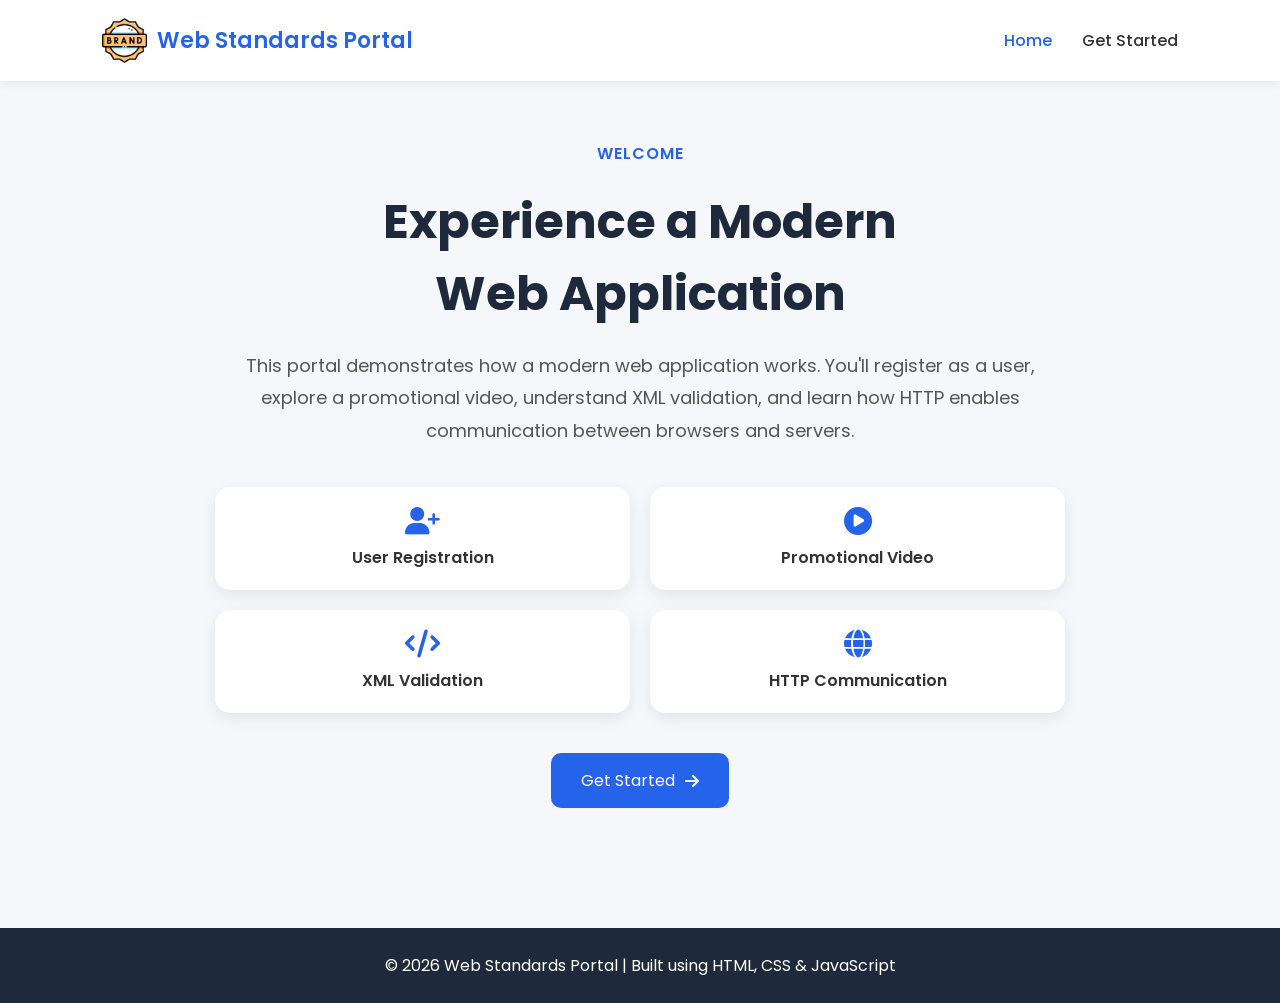
<file: index.html>
<!DOCTYPE html>
<html lang="en">

<head>
    <meta charset="UTF-8">
    <meta name="viewport" content="width=device-width, initial-scale=1.0">
    <title>Web Standards Portal</title>

    <link rel="stylesheet" href="style.css">
    <link rel="stylesheet"
        href="https://cdnjs.cloudflare.com/ajax/libs/font-awesome/6.6.0/css/all.min.css">
</head>

<body>

    <!-- Navigation -->
    <nav class="navbar">
        <div class="logo">
            <img src="logo.png" alt="Logo">
            <span>Web Standards Portal</span>
        </div>

        <ul class="nav-links">
            <li><a href="index.html" class="active">Home</a></li>
            <li><a href="register.html">Get Started</a></li>
        </ul>
    </nav>

    <!-- Hero Section -->
    <section class="hero">

        <div class="hero-content">

            <p class="step">WELCOME</p>

            <h1>Experience a Modern<br>Web Application</h1>

            <p class="description">
                This portal demonstrates how a modern web application works.
                You'll register as a user, explore a promotional video,
                understand XML validation, and learn how HTTP enables
                communication between browsers and servers.
            </p>

            <div class="features">

                <div class="feature">
                    <i class="fa-solid fa-user-plus"></i>
                    <span>User Registration</span>
                </div>

                <div class="feature">
                    <i class="fa-solid fa-circle-play"></i>
                    <span>Promotional Video</span>
                </div>

                <div class="feature">
                    <i class="fa-solid fa-code"></i>
                    <span>XML Validation</span>
                </div>

                <div class="feature">
                    <i class="fa-solid fa-globe"></i>
                    <span>HTTP Communication</span>
                </div>

            </div>

            <a href="register.html" class="start-btn">
                Get Started
                <i class="fa-solid fa-arrow-right"></i>
            </a>

        </div>

    </section>

    <!-- Footer -->
    <footer>
        <p>© 2026 Web Standards Portal | Built using HTML, CSS & JavaScript</p>
    </footer>
    <script src="script.js"></script>

</body>

</html>
</file>
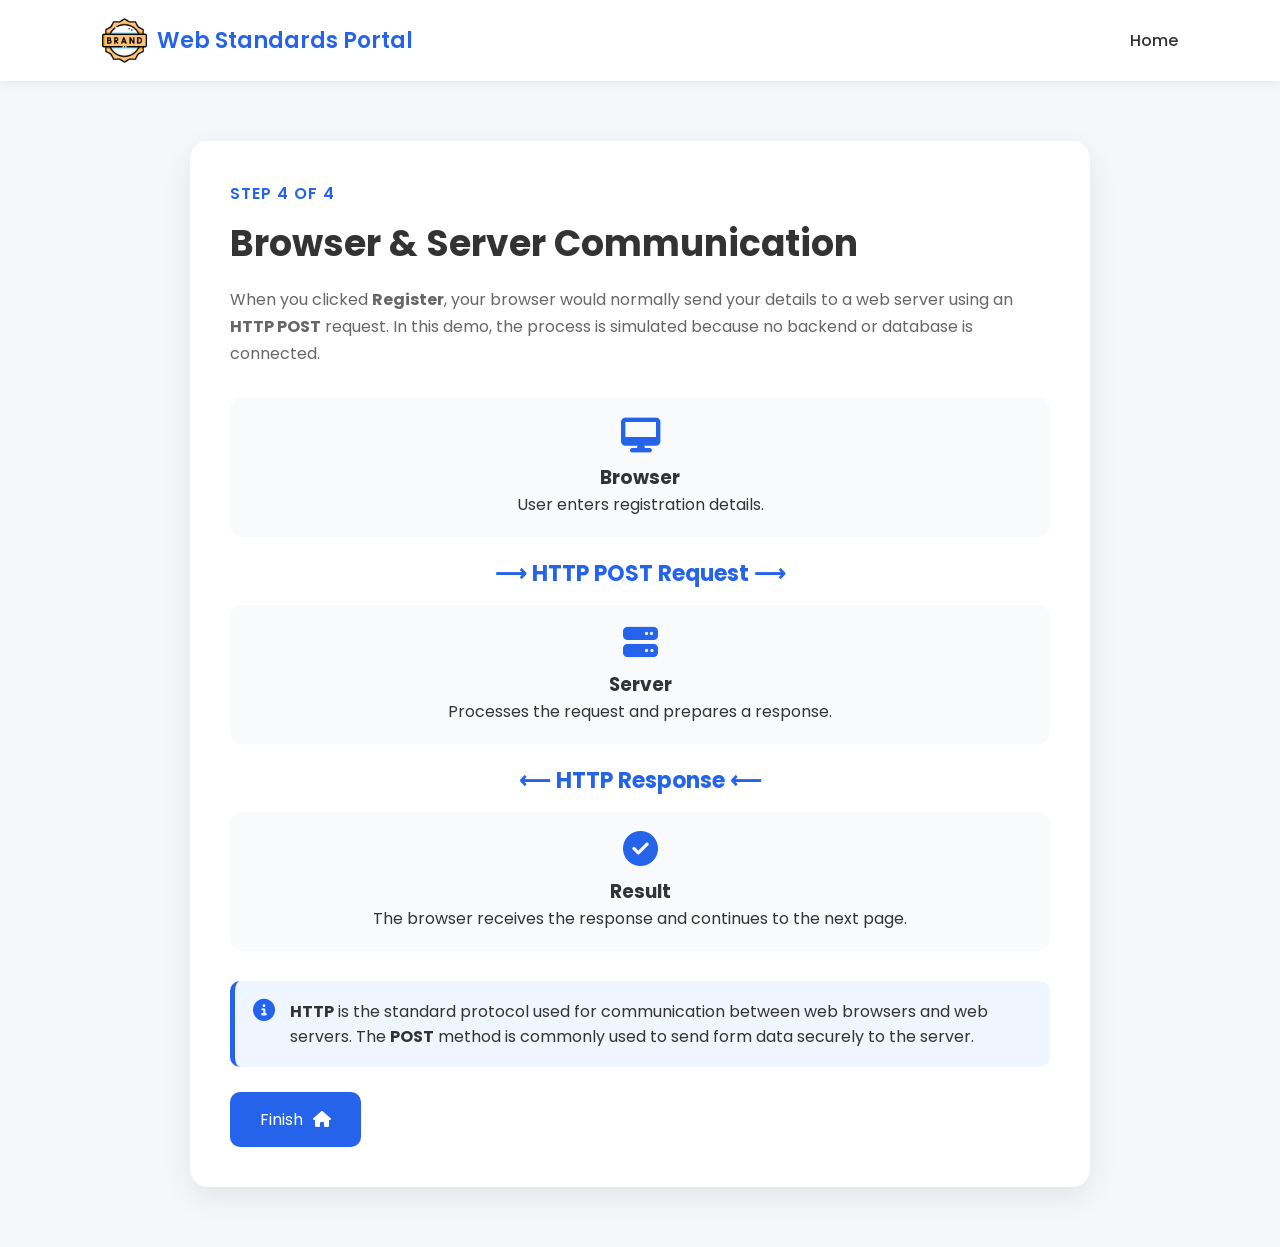
<file: protocol.html>
<!DOCTYPE html>
<html lang="en">

<head>
    <meta charset="UTF-8">
    <meta name="viewport" content="width=device-width, initial-scale=1.0">
    <title>HTTP Communication | Web Standards Portal</title>

    <link rel="stylesheet" href="style.css">
    <link rel="stylesheet"
        href="https://cdnjs.cloudflare.com/ajax/libs/font-awesome/6.6.0/css/all.min.css">
</head>

<body>

    <!-- Navigation -->
    <nav class="navbar">
        <div class="logo">
            <img src="logo.png" alt="Logo">
            <span>Web Standards Portal</span>
        </div>

        <ul class="nav-links">
            <li><a href="index.html">Home</a></li>
        </ul>
    </nav>

    <!-- HTTP Section -->
    <section class="protocol-section">

        <div class="protocol-card">

            <p class="step">STEP 4 OF 4</p>

            <h1>Browser & Server Communication</h1>

            <p class="subtitle">
                When you clicked <strong>Register</strong>, your browser would normally
                send your details to a web server using an
                <strong>HTTP POST</strong> request.
                In this demo, the process is simulated because no backend or database
                is connected.
            </p>

            <div class="flow-box">

                <div class="flow-item">
                    <i class="fa-solid fa-desktop"></i>
                    <h3>Browser</h3>
                    <p>User enters registration details.</p>
                </div>

                <div class="arrow">
                    ⟶ <strong>HTTP POST Request</strong> ⟶
                </div>

                <div class="flow-item">
                    <i class="fa-solid fa-server"></i>
                    <h3>Server</h3>
                    <p>Processes the request and prepares a response.</p>
                </div>

                <div class="arrow">
                    ⟵ <strong>HTTP Response</strong> ⟵
                </div>

                <div class="flow-item">
                    <i class="fa-solid fa-circle-check"></i>
                    <h3>Result</h3>
                    <p>The browser receives the response and continues to the next page.</p>
                </div>

            </div>

            <div class="info-box">
                <i class="fa-solid fa-circle-info"></i>

                <p>
                    <strong>HTTP</strong> is the standard protocol used for communication
                    between web browsers and web servers. The
                    <strong>POST</strong> method is commonly used to send form data securely
                    to the server.
                </p>

            </div>

            <a href="index.html" class="start-btn">
                Finish
                <i class="fa-solid fa-house"></i>
            </a>

        </div>

    </section>
<script src="script.js"></script>
</body>

</html>
</file>
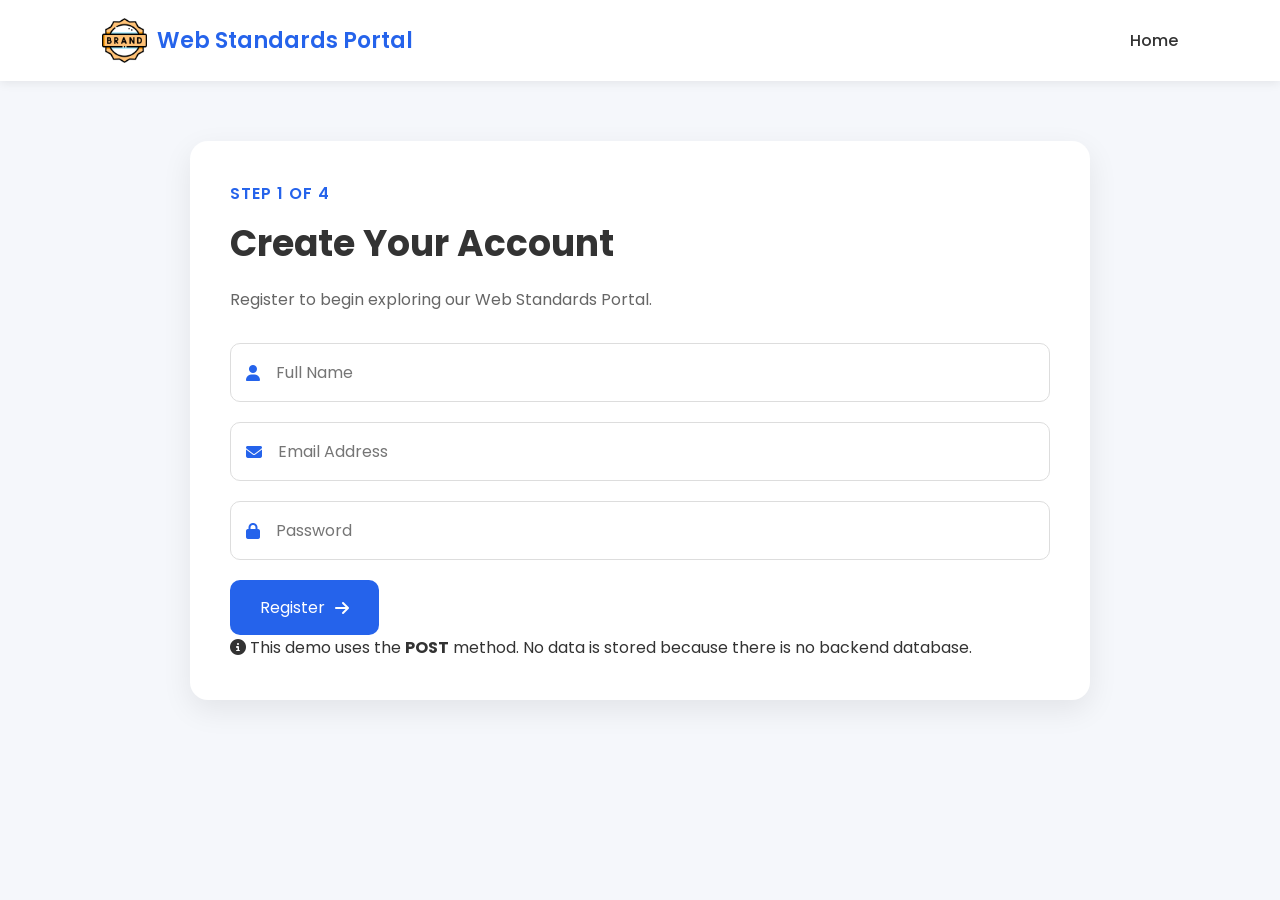
<file: register.html>
<!DOCTYPE html>
<html lang="en">

<head>
    <meta charset="UTF-8">
    <meta name="viewport" content="width=device-width, initial-scale=1.0">
    <title>Create Account | Web Standards Portal</title>

    <link rel="stylesheet" href="style.css">
    <link rel="stylesheet"
        href="https://cdnjs.cloudflare.com/ajax/libs/font-awesome/6.6.0/css/all.min.css">
</head>

<body>

    <!-- Navigation -->
    <nav class="navbar">
        <div class="logo">
            <img src="logo.png" alt="Logo">
            <span>Web Standards Portal</span>
        </div>

        <ul class="nav-links">
            <li><a href="index.html">Home</a></li>
        </ul>
    </nav>

    <!-- Registration Section -->
    <section class="register-section">

        <div class="register-card">

            <p class="step">STEP 1 OF 4</p>

            <h1>Create Your Account</h1>

            <p class="subtitle">
                Register to begin exploring our Web Standards Portal.
            </p>

            <form id="registerForm" method="POST">

                <div class="input-box">
                    <i class="fa-solid fa-user"></i>
                    <input type="text"
                           placeholder="Full Name"
                           required>
                </div>

                <div class="input-box">
                    <i class="fa-solid fa-envelope"></i>
                    <input type="email"
                           placeholder="Email Address"
                           required>
                </div>

                <div class="input-box">
                    <i class="fa-solid fa-lock"></i>
                    <input type="password"
                           placeholder="Password"
                           required>
                </div>

                <button type="submit" class="start-btn">
                    Register
                    <i class="fa-solid fa-arrow-right"></i>
                </button>

            </form>

            <p class="note">
                <i class="fa-solid fa-circle-info"></i>
                This demo uses the <strong>POST</strong> method. No data is stored because there is no backend database.
            </p>

        </div>

    </section>

    <script src="script.js"></script>

</body>

</html>
</file>
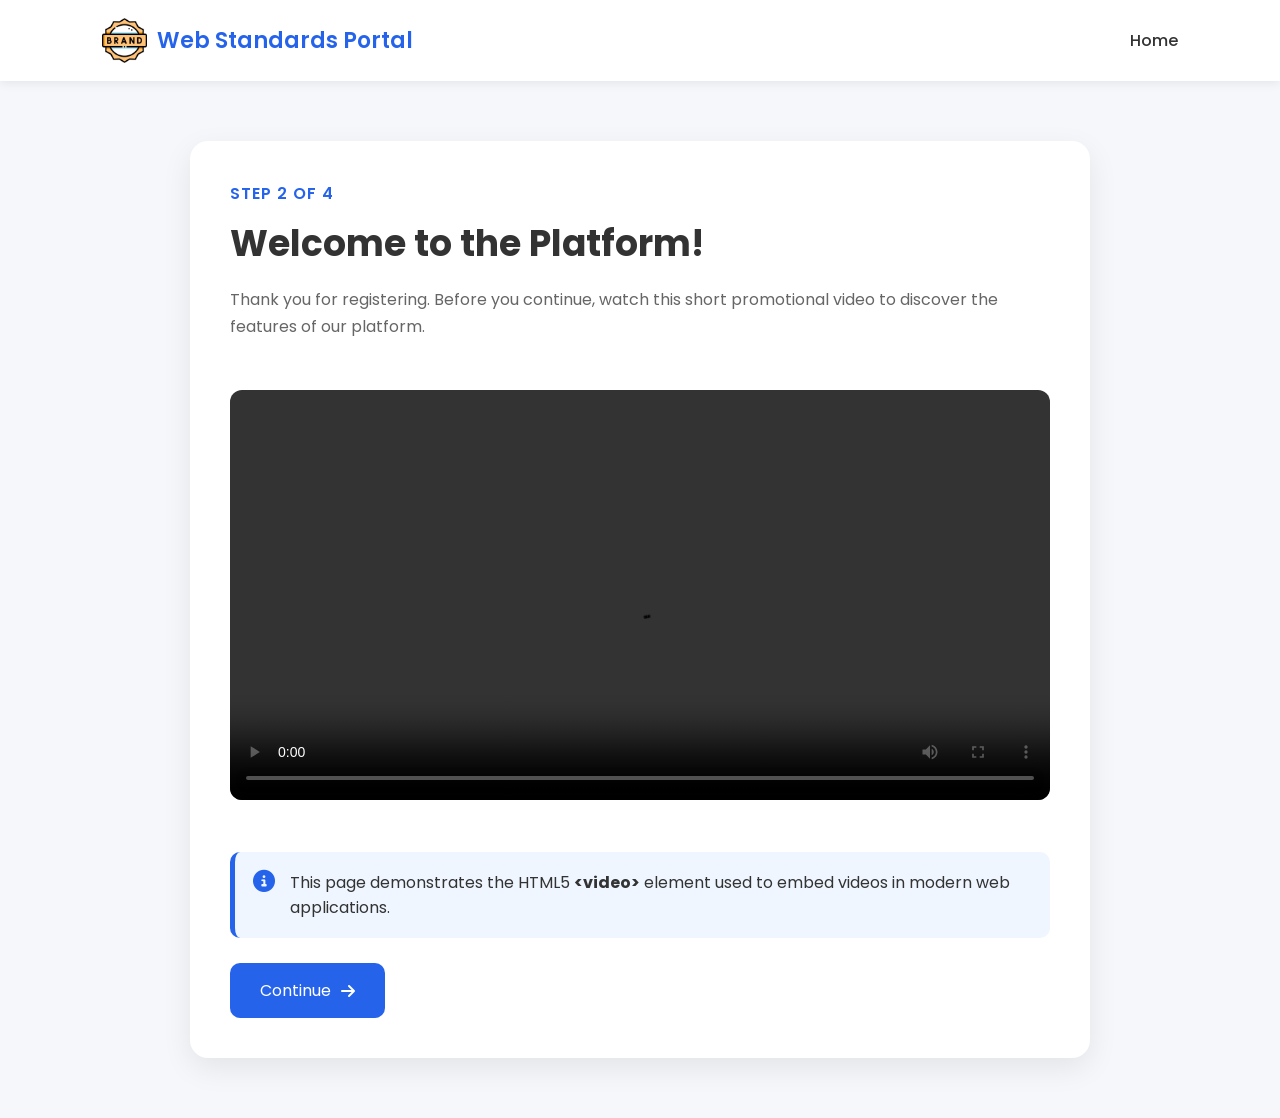
<file: video.html>
<!DOCTYPE html>
<html lang="en">

<head>
    <meta charset="UTF-8">
    <meta name="viewport" content="width=device-width, initial-scale=1.0">
    <title>Product Introduction | Web Standards Portal</title>

    <link rel="stylesheet" href="style.css">
    <link rel="stylesheet"
        href="https://cdnjs.cloudflare.com/ajax/libs/font-awesome/6.6.0/css/all.min.css">
</head>

<body>

    <!-- Navigation -->
    <nav class="navbar">
        <div class="logo">
            <img src="logo.png" alt="Logo">
            <span>Web Standards Portal</span>
        </div>

        <ul class="nav-links">
            <li><a href="index.html">Home</a></li>
        </ul>
    </nav>

    <!-- Video Section -->
    <section class="video-section">

        <div class="video-card">

            <p class="step">STEP 2 OF 4</p>

            <h1>Welcome to the Platform!</h1>

            <p class="subtitle">
                Thank you for registering. Before you continue, watch this short
                promotional video to discover the features of our platform.
            </p>

            <video controls width="100%">
                <source src="promo.mp4" type="video/mp4">
                Your browser does not support the video tag.
            </video>

            <div class="info-box">
                <i class="fa-solid fa-circle-info"></i>
                <p>
                    This page demonstrates the HTML5
                    <strong>&lt;video&gt;</strong> element used to embed videos in
                    modern web applications.
                </p>
            </div>

            <a href="xml.html" class="start-btn">
                Continue
                <i class="fa-solid fa-arrow-right"></i>
            </a>

        </div>

    </section>
<script src="script.js"></script>
</body>

</html>
</file>
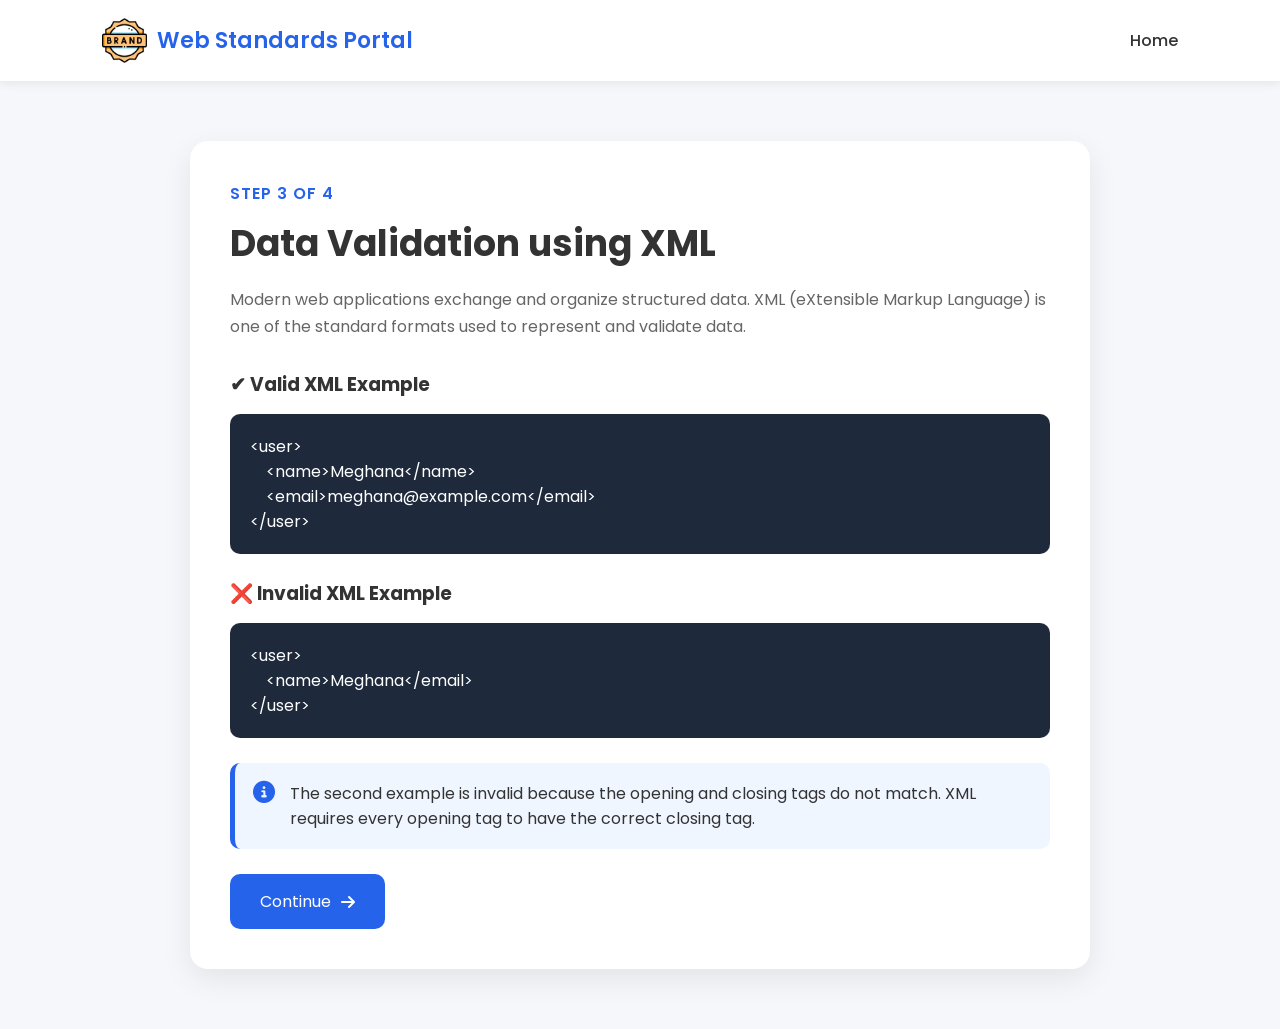
<file: xml.html>
<!DOCTYPE html>
<html lang="en">

<head>
    <meta charset="UTF-8">
    <meta name="viewport" content="width=device-width, initial-scale=1.0">
    <title>Data Validation | Web Standards Portal</title>

    <link rel="stylesheet" href="style.css">
    <link rel="stylesheet"
        href="https://cdnjs.cloudflare.com/ajax/libs/font-awesome/6.6.0/css/all.min.css">
</head>

<body>

    <!-- Navigation -->
    <nav class="navbar">
        <div class="logo">
            <img src="logo.png" alt="Logo">
            <span>Web Standards Portal</span>
        </div>

        <ul class="nav-links">
            <li><a href="index.html">Home</a></li>
        </ul>
    </nav>

    <!-- XML Section -->
    <section class="xml-section">

        <div class="xml-card">

            <p class="step">STEP 3 OF 4</p>

            <h1>Data Validation using XML</h1>

            <p class="subtitle">
                Modern web applications exchange and organize structured data.
                XML (eXtensible Markup Language) is one of the standard formats
                used to represent and validate data.
            </p>

            <h3>✔ Valid XML Example</h3>

<pre>
&lt;user&gt;
    &lt;name&gt;Meghana&lt;/name&gt;
    &lt;email&gt;meghana@example.com&lt;/email&gt;
&lt;/user&gt;
</pre>

            <h3>❌ Invalid XML Example</h3>

<pre>
&lt;user&gt;
    &lt;name&gt;Meghana&lt;/email&gt;
&lt;/user&gt;
</pre>

            <div class="info-box">
                <i class="fa-solid fa-circle-info"></i>

                <p>
                    The second example is invalid because the opening and closing
                    tags do not match. XML requires every opening tag to have the
                    correct closing tag.
                </p>

            </div>

            <a href="protocol.html" class="start-btn">
                Continue
                <i class="fa-solid fa-arrow-right"></i>
            </a>

        </div>

    </section>
    <script src="script.js"></script>

</body>

</html>
</file>
<file: style.css>
/* Google Font */
@import url('https://fonts.googleapis.com/css2?family=Poppins:wght@300;400;500;600;700&display=swap');

*{
    margin:0;
    padding:0;
    box-sizing:border-box;
    font-family:'Poppins',sans-serif;
}

body{
    background:#f5f7fb;
    color:#333;
}

/* ================= NAVBAR ================= */

.navbar{
    display:flex;
    justify-content:space-between;
    align-items:center;
    padding:18px 8%;
    background:#ffffff;
    box-shadow:0 2px 10px rgba(0,0,0,.08);
    position:sticky;
    top:0;
    z-index:100;
}

.logo{
    display:flex;
    align-items:center;
    gap:10px;
    font-size:22px;
    font-weight:600;
    color:#2563eb;
}

.logo img{
    width:45px;
    height:45px;
}

.nav-links{
    display:flex;
    list-style:none;
}

.nav-links li{
    margin-left:30px;
}

.nav-links a{
    text-decoration:none;
    color:#333;
    font-weight:500;
    transition:.3s;
}

.nav-links a:hover,
.nav-links .active{
    color:#2563eb;
}

/* ================= HERO ================= */

.hero{
    min-height:85vh;
    display:flex;
    justify-content:center;
    align-items:center;
    padding:60px 8%;
}

.hero-content{
    max-width:850px;
    text-align:center;
}

.hero h1{
    font-size:48px;
    color:#1e293b;
    margin:20px 0;
}

.description{
    font-size:18px;
    line-height:1.8;
    color:#555;
}

.features{
    display:grid;
    grid-template-columns:repeat(2,1fr);
    gap:20px;
    margin:40px 0;
}

.feature{
    background:#fff;
    padding:20px;
    border-radius:15px;
    box-shadow:0 5px 15px rgba(0,0,0,.08);
}

.feature i{
    font-size:28px;
    color:#2563eb;
    margin-bottom:10px;
}

.feature span{
    display:block;
    font-weight:600;
}

/* ================= COMMON PAGE LAYOUT ================= */

.register-section,
.video-section,
.xml-section,
.protocol-section{
    display:flex;
    justify-content:center;
    align-items:center;
    padding:60px 20px;
}

.register-card,
.video-card,
.xml-card,
.protocol-card{
    background:#fff;
    width:900px;
    max-width:100%;
    padding:40px;
    border-radius:18px;
    box-shadow:0 10px 30px rgba(0,0,0,.08);
}

.step{
    color:#2563eb;
    font-weight:600;
    letter-spacing:1px;
    margin-bottom:10px;
}

h1{
    font-size:36px;
    margin-bottom:15px;
}

.subtitle{
    color:#666;
    line-height:1.7;
    margin-bottom:30px;
}

/* ================= FORM ================= */

.input-box{
    display:flex;
    align-items:center;
    border:1px solid #ddd;
    border-radius:10px;
    margin-bottom:20px;
    padding:0 15px;
}

.input-box i{
    color:#2563eb;
}

.input-box input{
    width:100%;
    border:none;
    outline:none;
    padding:16px;
    font-size:16px;
}

/* ================= BUTTON ================= */

.start-btn{
    display:inline-flex;
    align-items:center;
    gap:10px;
    text-decoration:none;
    background:#2563eb;
    color:#fff;
    padding:15px 30px;
    border:none;
    border-radius:10px;
    cursor:pointer;
    font-size:16px;
    transition:.3s;
}

.start-btn:hover{
    background:#1d4ed8;
    transform:translateY(-2px);
}

/* ================= VIDEO ================= */

video{
    width:100%;
    border-radius:12px;
    margin:20px 0;
}

/* ================= INFO BOX ================= */

.info-box{
    display:flex;
    gap:15px;
    align-items:flex-start;
    background:#eff6ff;
    border-left:5px solid #2563eb;
    padding:18px;
    border-radius:10px;
    margin:25px 0;
}

.info-box i{
    color:#2563eb;
    font-size:22px;
}

/* ================= XML ================= */

pre{
    background:#1e293b;
    color:#fff;
    padding:20px;
    border-radius:10px;
    overflow:auto;
    margin:15px 0 25px;
}

/* ================= HTTP FLOW ================= */

.flow-box{
    margin:30px 0;
}

.flow-item{
    background:#f8fafc;
    padding:20px;
    border-radius:12px;
    text-align:center;
    margin-bottom:20px;
}

.flow-item i{
    font-size:35px;
    color:#2563eb;
    margin-bottom:10px;
}

.arrow{
    text-align:center;
    font-size:22px;
    color:#2563eb;
    margin:15px 0;
    font-weight:600;
}

/* ================= FOOTER ================= */

footer{
    text-align:center;
    padding:25px;
    background:#1e293b;
    color:#fff;
    margin-top:60px;
}

/* ================= MOBILE ================= */

@media(max-width:768px){

    .navbar{
        flex-direction:column;
        gap:15px;
    }

    .nav-links{
        flex-wrap:wrap;
        justify-content:center;
    }

    .nav-links li{
        margin:10px;
    }

    .hero h1{
        font-size:34px;
    }

    .features{
        grid-template-columns:1fr;
    }

    .register-card,
    .video-card,
    .xml-card,
    .protocol-card{
        padding:25px;
    }

}
</file>
